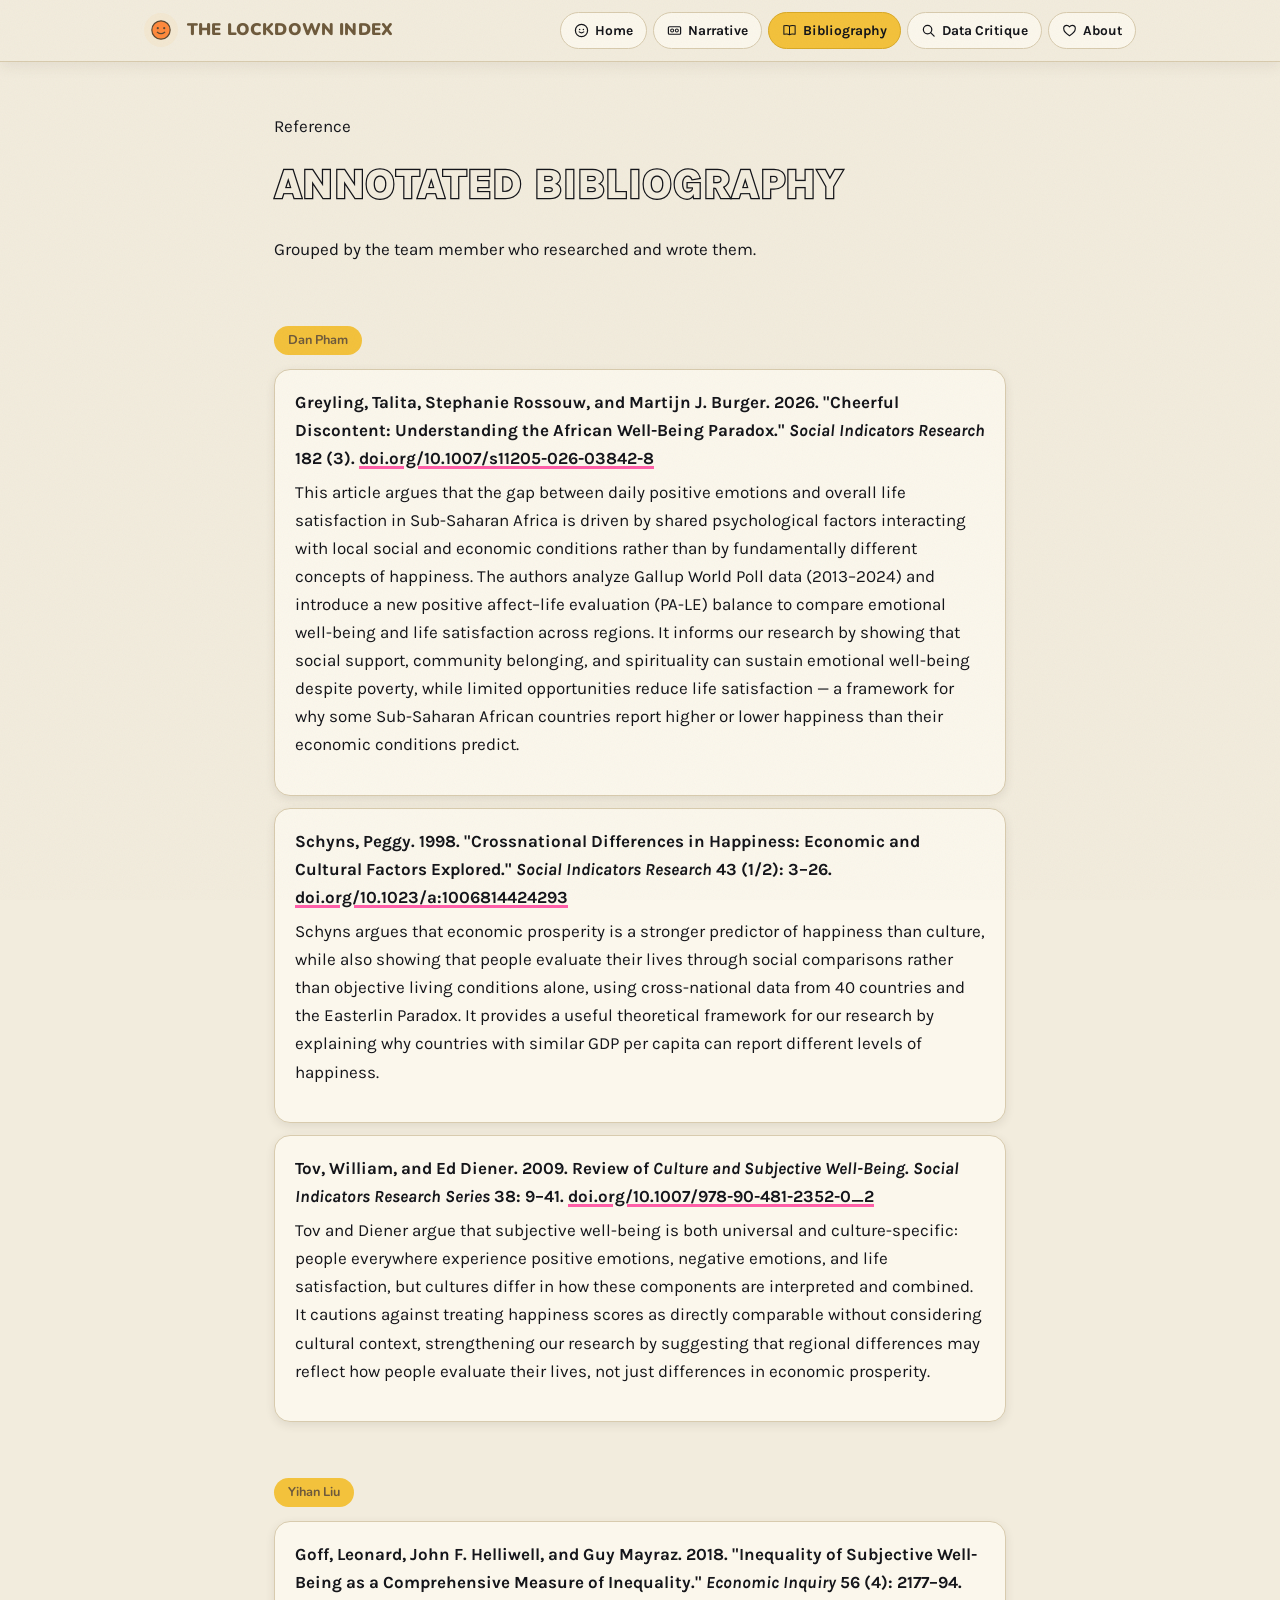
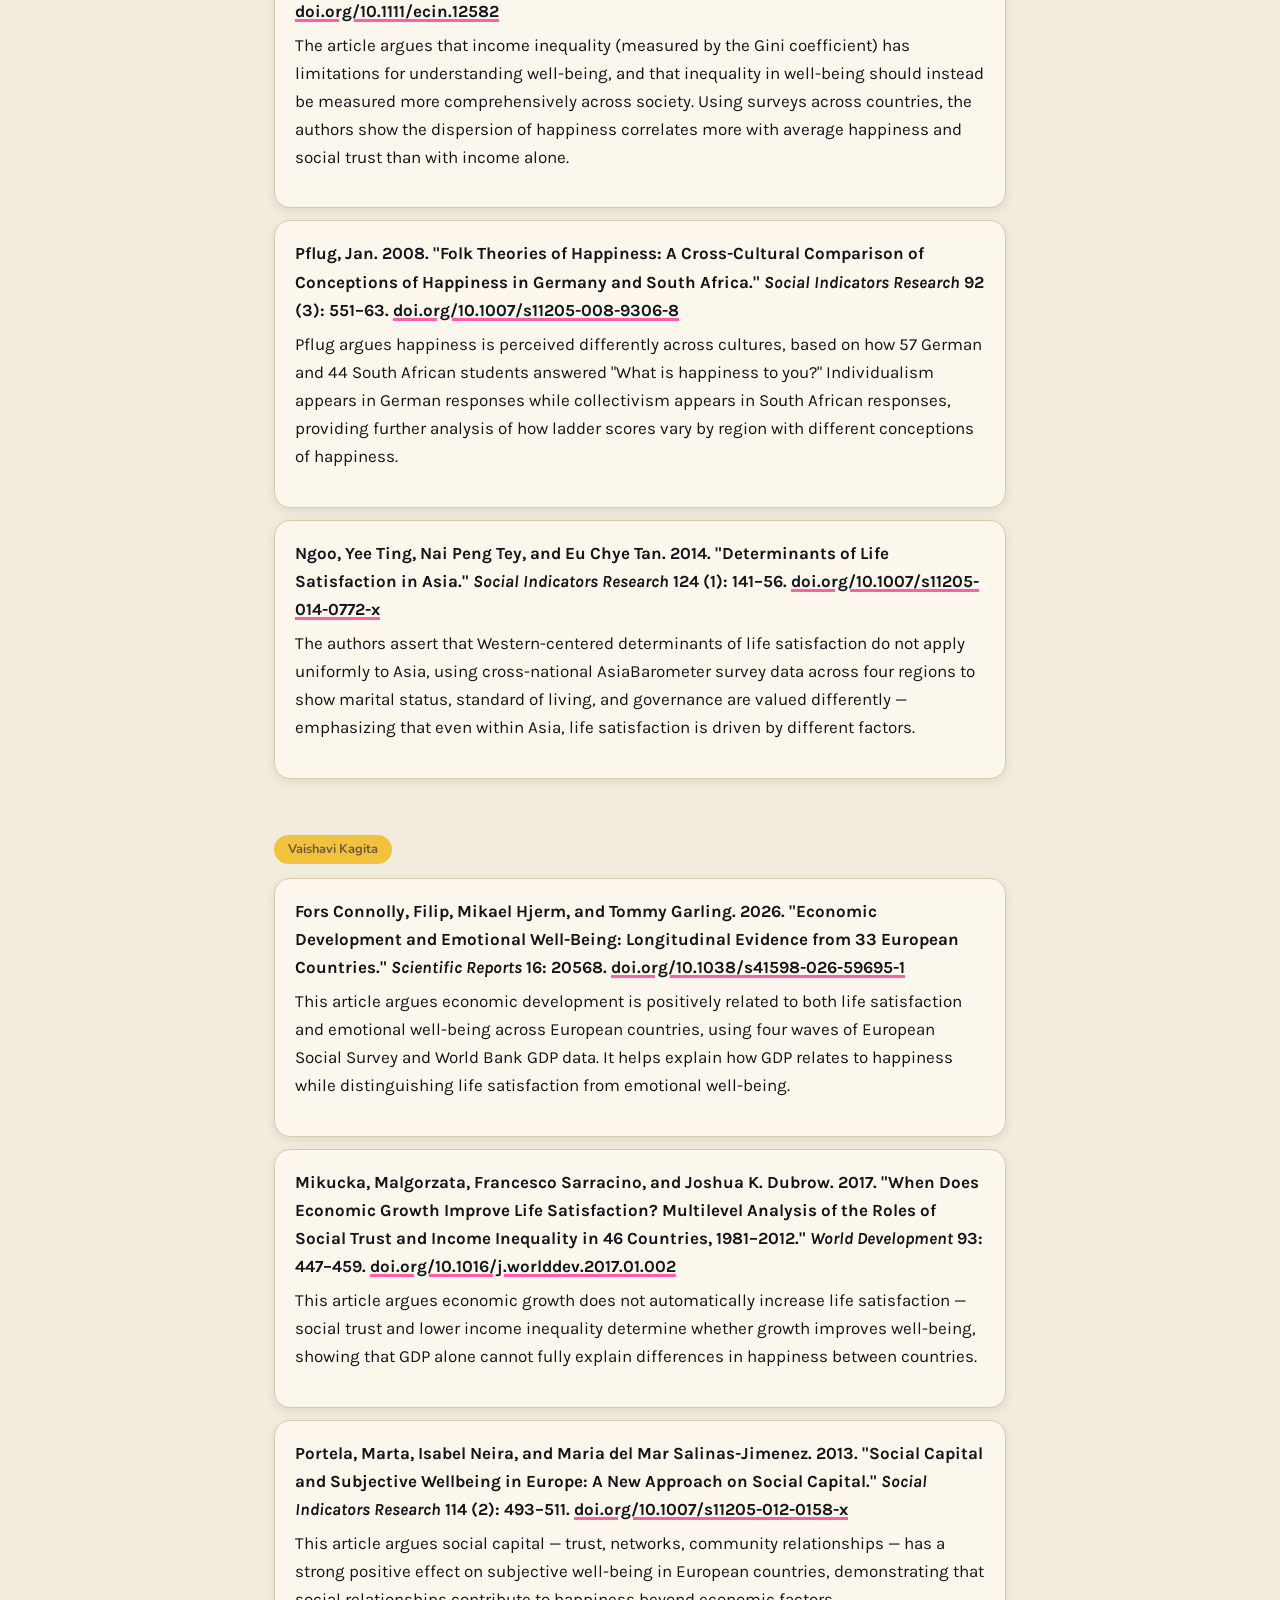
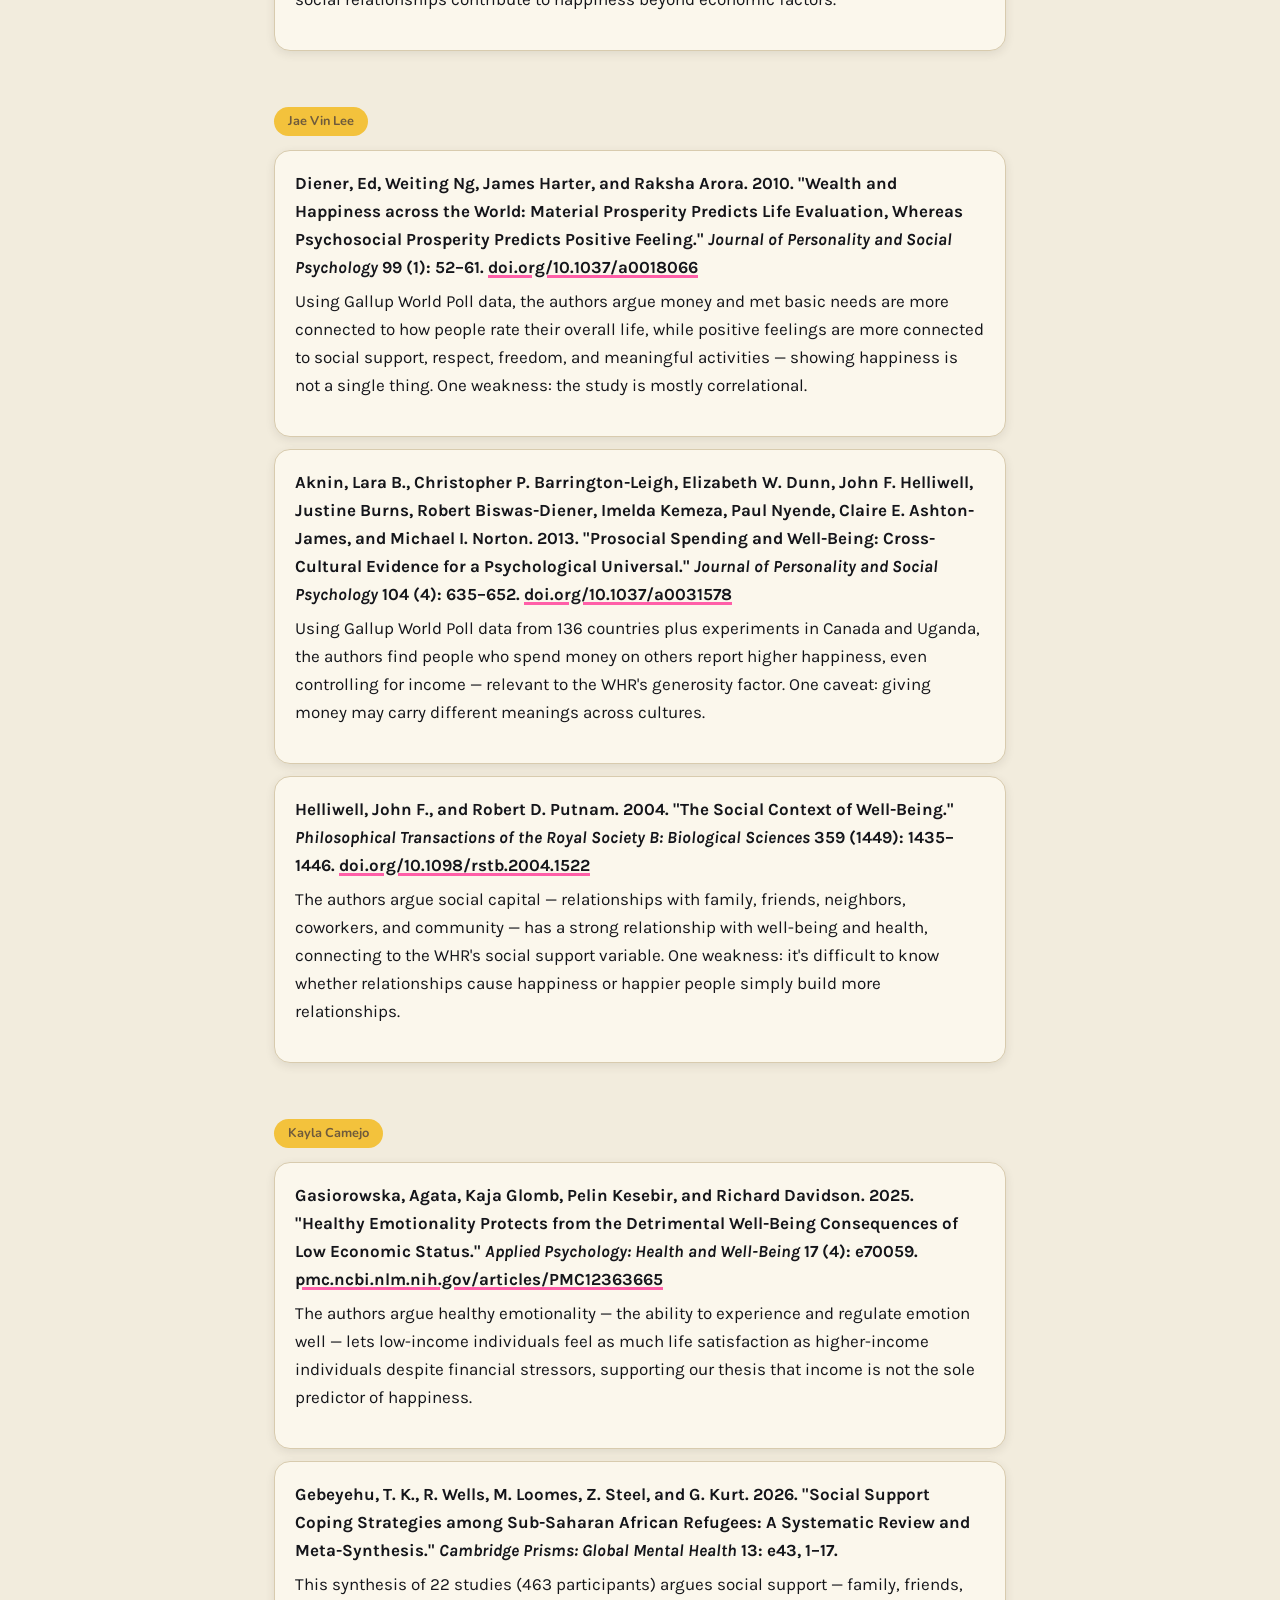
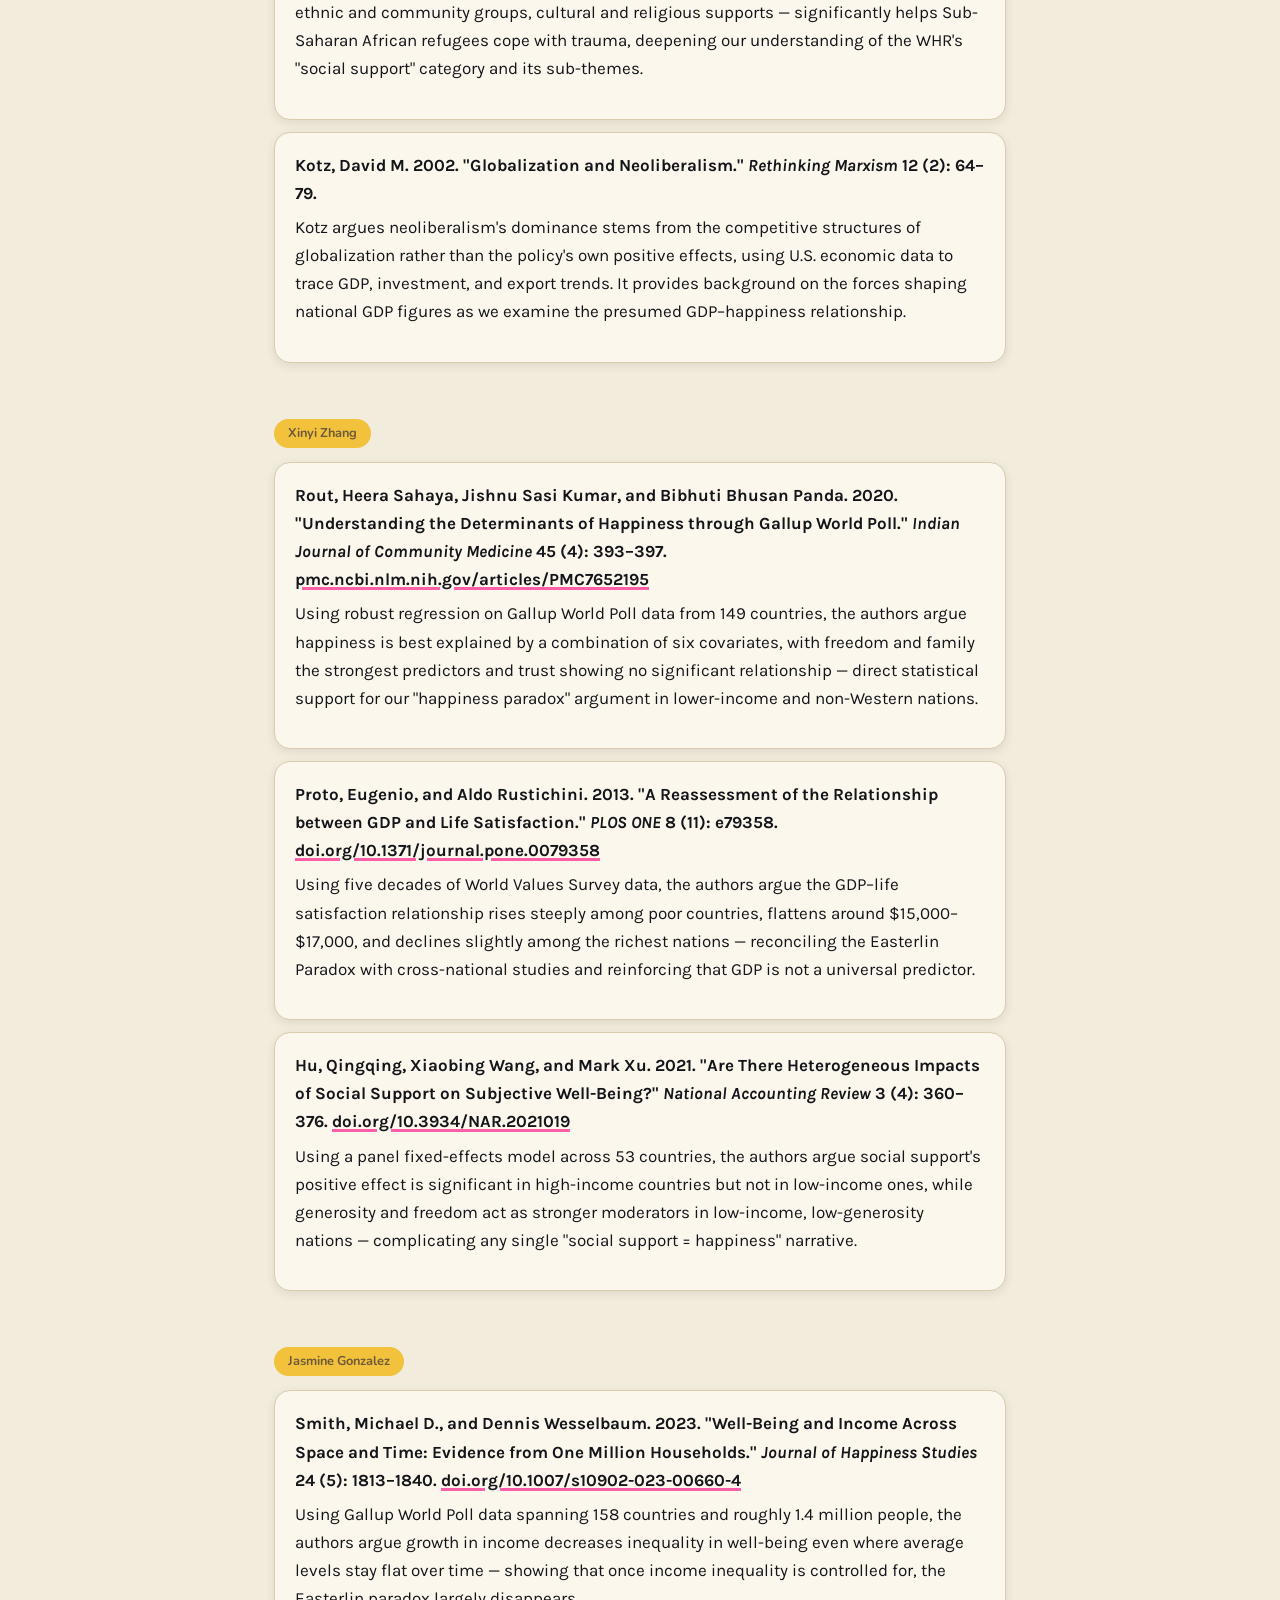
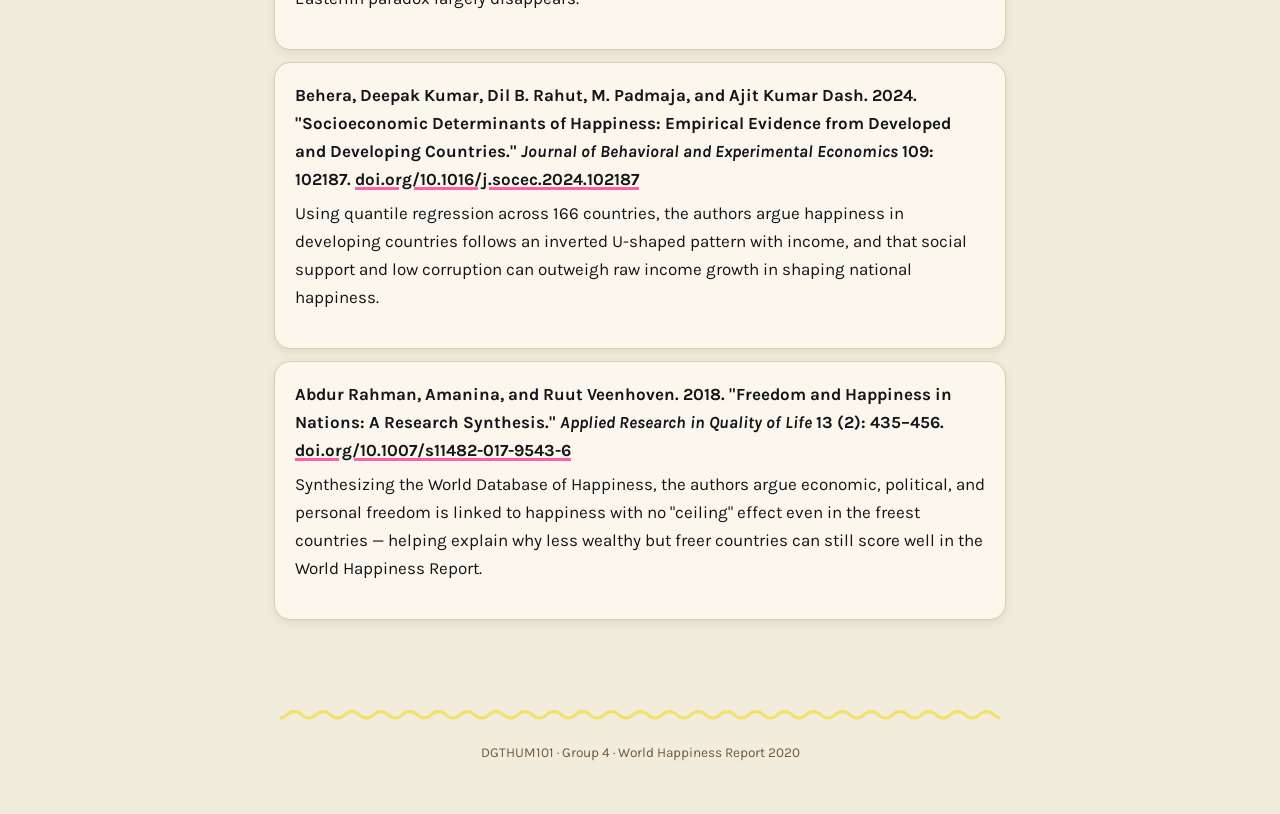
<file: bibliography.html>
<!DOCTYPE html>
<html lang="en">
<head>
<meta charset="UTF-8">
<meta name="viewport" content="width=device-width, initial-scale=1.0">
<title>Annotated Bibliography — The Lockdown Index</title>
<link rel="stylesheet" href="css/style.css">
</head>
<body>
<header class="site-nav">
  <div class="wide">
    <a class="brand" href="index.html">
      <span class="brand-badge"><svg viewBox="0 0 24 24" fill="none"><circle cx="12" cy="12" r="10" fill="#FF8A3D" stroke="#5C4A34" stroke-width="1.3"/><circle cx="8.5" cy="10" r="1.2" fill="#5C4A34"/><circle cx="15.5" cy="10" r="1.2" fill="#5C4A34"/><path d="M8 14.5Q12 17.5 16 14.5" stroke="#5C4A34" stroke-width="1.4" fill="none" stroke-linecap="round"/></svg></span>
      The Lockdown Index
    </a>
    <nav>
      <a href="index.html"><svg class="ico" viewBox="0 0 16 16" fill="none"><circle cx="8" cy="8" r="6.5" stroke="currentColor" stroke-width="1.3"/><circle cx="6" cy="7" r="0.8" fill="currentColor"/><circle cx="10" cy="7" r="0.8" fill="currentColor"/><path d="M5.5 9.5Q8 11.5 10.5 9.5" stroke="currentColor" stroke-width="1.1" fill="none" stroke-linecap="round"/></svg>Home</a>
      <a href="narrative.html"><svg class="ico" viewBox="0 0 16 16" fill="none"><rect x="1.5" y="4" width="13" height="8" rx="1" stroke="currentColor" stroke-width="1.3"/><circle cx="5.5" cy="8" r="1.6" stroke="currentColor" stroke-width="1.1"/><circle cx="10.5" cy="8" r="1.6" stroke="currentColor" stroke-width="1.1"/></svg>Narrative</a>
      <a href="bibliography.html"><svg class="ico" viewBox="0 0 16 16" fill="none"><path d="M8 3.5C6.8 2.6 4.8 2.4 2 3v9c2.8-.6 4.8-.4 6 .5 1.2-.9 3.2-1.1 6-.5V3c-2.8-.6-4.8-.4-6 .5Z" stroke="currentColor" stroke-width="1.1" stroke-linejoin="round"/><path d="M8 3.5v9" stroke="currentColor" stroke-width="1.1"/></svg>Bibliography</a>
      <a href="data-critique.html"><svg class="ico" viewBox="0 0 16 16" fill="none"><circle cx="7" cy="7" r="4.5" stroke="currentColor" stroke-width="1.3"/><path d="M10.3 10.3 14 14" stroke="currentColor" stroke-width="1.3" stroke-linecap="round"/></svg>Data Critique</a>
      <a href="about.html"><svg class="ico" viewBox="0 0 16 16" fill="none"><path d="M8 13.5S1.8 9.9 1.8 5.9C1.8 3.9 3.3 2.5 5.1 2.5c1.1 0 2.1.6 2.9 1.6.8-1 1.8-1.6 2.9-1.6 1.8 0 3.3 1.4 3.3 3.4 0 4-6.2 7.6-6.2 7.6Z" stroke="currentColor" stroke-width="1.2" stroke-linejoin="round"/></svg>About</a>
    </nav>
  </div>
</header>

<section class="wrap reveal" style="padding-top:50px;">
  <span class="eyebrow" style="display:block; margin-bottom:10px;">Reference</span>
  <h1 style="font-size:clamp(1.9rem,4vw,2.6rem)">Annotated Bibliography</h1>
  <p>Grouped by the team member who researched and wrote them.</p>

  <div class="bib-author-heading">Dan Pham</div>

  <div class="bib-entry reveal">
    <p class="bib-cite">Greyling, Talita, Stephanie Rossouw, and Martijn J. Burger. 2026. "Cheerful Discontent: Understanding the African Well-Being Paradox." <em>Social Indicators Research</em> 182 (3). <a href="https://doi.org/10.1007/s11205-026-03842-8" target="_blank" rel="noopener">doi.org/10.1007/s11205-026-03842-8</a></p>
    <p>This article argues that the gap between daily positive emotions and overall life satisfaction in Sub-Saharan Africa is driven by shared psychological factors interacting with local social and economic conditions rather than by fundamentally different concepts of happiness. The authors analyze Gallup World Poll data (2013–2024) and introduce a new positive affect–life evaluation (PA-LE) balance to compare emotional well-being and life satisfaction across regions. It informs our research by showing that social support, community belonging, and spirituality can sustain emotional well-being despite poverty, while limited opportunities reduce life satisfaction — a framework for why some Sub-Saharan African countries report higher or lower happiness than their economic conditions predict.</p>
  </div>

  <div class="bib-entry reveal">
    <p class="bib-cite">Schyns, Peggy. 1998. "Crossnational Differences in Happiness: Economic and Cultural Factors Explored." <em>Social Indicators Research</em> 43 (1/2): 3–26. <a href="https://doi.org/10.1023/a:1006814424293" target="_blank" rel="noopener">doi.org/10.1023/a:1006814424293</a></p>
    <p>Schyns argues that economic prosperity is a stronger predictor of happiness than culture, while also showing that people evaluate their lives through social comparisons rather than objective living conditions alone, using cross-national data from 40 countries and the Easterlin Paradox. It provides a useful theoretical framework for our research by explaining why countries with similar GDP per capita can report different levels of happiness.</p>
  </div>

  <div class="bib-entry reveal">
    <p class="bib-cite">Tov, William, and Ed Diener. 2009. Review of <em>Culture and Subjective Well-Being</em>. <em>Social Indicators Research Series</em> 38: 9–41. <a href="https://doi.org/10.1007/978-90-481-2352-0_2" target="_blank" rel="noopener">doi.org/10.1007/978-90-481-2352-0_2</a></p>
    <p>Tov and Diener argue that subjective well-being is both universal and culture-specific: people everywhere experience positive emotions, negative emotions, and life satisfaction, but cultures differ in how these components are interpreted and combined. It cautions against treating happiness scores as directly comparable without considering cultural context, strengthening our research by suggesting that regional differences may reflect how people evaluate their lives, not just differences in economic prosperity.</p>
  </div>

  <div class="bib-author-heading">Yihan Liu</div>

  <div class="bib-entry reveal">
    <p class="bib-cite">Goff, Leonard, John F. Helliwell, and Guy Mayraz. 2018. "Inequality of Subjective Well-Being as a Comprehensive Measure of Inequality." <em>Economic Inquiry</em> 56 (4): 2177–94. <a href="https://doi.org/10.1111/ecin.12582" target="_blank" rel="noopener">doi.org/10.1111/ecin.12582</a></p>
    <p>The article argues that income inequality (measured by the Gini coefficient) has limitations for understanding well-being, and that inequality in well-being should instead be measured more comprehensively across society. Using surveys across countries, the authors show the dispersion of happiness correlates more with average happiness and social trust than with income alone.</p>
  </div>

  <div class="bib-entry reveal">
    <p class="bib-cite">Pflug, Jan. 2008. "Folk Theories of Happiness: A Cross-Cultural Comparison of Conceptions of Happiness in Germany and South Africa." <em>Social Indicators Research</em> 92 (3): 551–63. <a href="https://doi.org/10.1007/s11205-008-9306-8" target="_blank" rel="noopener">doi.org/10.1007/s11205-008-9306-8</a></p>
    <p>Pflug argues happiness is perceived differently across cultures, based on how 57 German and 44 South African students answered "What is happiness to you?" Individualism appears in German responses while collectivism appears in South African responses, providing further analysis of how ladder scores vary by region with different conceptions of happiness.</p>
  </div>

  <div class="bib-entry reveal">
    <p class="bib-cite">Ngoo, Yee Ting, Nai Peng Tey, and Eu Chye Tan. 2014. "Determinants of Life Satisfaction in Asia." <em>Social Indicators Research</em> 124 (1): 141–56. <a href="https://doi.org/10.1007/s11205-014-0772-x" target="_blank" rel="noopener">doi.org/10.1007/s11205-014-0772-x</a></p>
    <p>The authors assert that Western-centered determinants of life satisfaction do not apply uniformly to Asia, using cross-national AsiaBarometer survey data across four regions to show marital status, standard of living, and governance are valued differently — emphasizing that even within Asia, life satisfaction is driven by different factors.</p>
  </div>

  <div class="bib-author-heading">Vaishavi Kagita</div>

  <div class="bib-entry reveal">
    <p class="bib-cite">Fors Connolly, Filip, Mikael Hjerm, and Tommy Garling. 2026. "Economic Development and Emotional Well-Being: Longitudinal Evidence from 33 European Countries." <em>Scientific Reports</em> 16: 20568. <a href="https://doi.org/10.1038/s41598-026-59695-1" target="_blank" rel="noopener">doi.org/10.1038/s41598-026-59695-1</a></p>
    <p>This article argues economic development is positively related to both life satisfaction and emotional well-being across European countries, using four waves of European Social Survey and World Bank GDP data. It helps explain how GDP relates to happiness while distinguishing life satisfaction from emotional well-being.</p>
  </div>

  <div class="bib-entry reveal">
    <p class="bib-cite">Mikucka, Malgorzata, Francesco Sarracino, and Joshua K. Dubrow. 2017. "When Does Economic Growth Improve Life Satisfaction? Multilevel Analysis of the Roles of Social Trust and Income Inequality in 46 Countries, 1981–2012." <em>World Development</em> 93: 447–459. <a href="https://doi.org/10.1016/j.worlddev.2017.01.002" target="_blank" rel="noopener">doi.org/10.1016/j.worlddev.2017.01.002</a></p>
    <p>This article argues economic growth does not automatically increase life satisfaction — social trust and lower income inequality determine whether growth improves well-being, showing that GDP alone cannot fully explain differences in happiness between countries.</p>
  </div>

  <div class="bib-entry reveal">
    <p class="bib-cite">Portela, Marta, Isabel Neira, and Maria del Mar Salinas-Jimenez. 2013. "Social Capital and Subjective Wellbeing in Europe: A New Approach on Social Capital." <em>Social Indicators Research</em> 114 (2): 493–511. <a href="https://doi.org/10.1007/s11205-012-0158-x" target="_blank" rel="noopener">doi.org/10.1007/s11205-012-0158-x</a></p>
    <p>This article argues social capital — trust, networks, community relationships — has a strong positive effect on subjective well-being in European countries, demonstrating that social relationships contribute to happiness beyond economic factors.</p>
  </div>

  <div class="bib-author-heading">Jae Vin Lee</div>

  <div class="bib-entry reveal">
    <p class="bib-cite">Diener, Ed, Weiting Ng, James Harter, and Raksha Arora. 2010. "Wealth and Happiness across the World: Material Prosperity Predicts Life Evaluation, Whereas Psychosocial Prosperity Predicts Positive Feeling." <em>Journal of Personality and Social Psychology</em> 99 (1): 52–61. <a href="https://doi.org/10.1037/a0018066" target="_blank" rel="noopener">doi.org/10.1037/a0018066</a></p>
    <p>Using Gallup World Poll data, the authors argue money and met basic needs are more connected to how people rate their overall life, while positive feelings are more connected to social support, respect, freedom, and meaningful activities — showing happiness is not a single thing. One weakness: the study is mostly correlational.</p>
  </div>

  <div class="bib-entry reveal">
    <p class="bib-cite">Aknin, Lara B., Christopher P. Barrington-Leigh, Elizabeth W. Dunn, John F. Helliwell, Justine Burns, Robert Biswas-Diener, Imelda Kemeza, Paul Nyende, Claire E. Ashton-James, and Michael I. Norton. 2013. "Prosocial Spending and Well-Being: Cross-Cultural Evidence for a Psychological Universal." <em>Journal of Personality and Social Psychology</em> 104 (4): 635–652. <a href="https://doi.org/10.1037/a0031578" target="_blank" rel="noopener">doi.org/10.1037/a0031578</a></p>
    <p>Using Gallup World Poll data from 136 countries plus experiments in Canada and Uganda, the authors find people who spend money on others report higher happiness, even controlling for income — relevant to the WHR's generosity factor. One caveat: giving money may carry different meanings across cultures.</p>
  </div>

  <div class="bib-entry reveal">
    <p class="bib-cite">Helliwell, John F., and Robert D. Putnam. 2004. "The Social Context of Well-Being." <em>Philosophical Transactions of the Royal Society B: Biological Sciences</em> 359 (1449): 1435–1446. <a href="https://doi.org/10.1098/rstb.2004.1522" target="_blank" rel="noopener">doi.org/10.1098/rstb.2004.1522</a></p>
    <p>The authors argue social capital — relationships with family, friends, neighbors, coworkers, and community — has a strong relationship with well-being and health, connecting to the WHR's social support variable. One weakness: it's difficult to know whether relationships cause happiness or happier people simply build more relationships.</p>
  </div>

  <div class="bib-author-heading">Kayla Camejo</div>

  <div class="bib-entry reveal">
    <p class="bib-cite">Gasiorowska, Agata, Kaja Glomb, Pelin Kesebir, and Richard Davidson. 2025. "Healthy Emotionality Protects from the Detrimental Well-Being Consequences of Low Economic Status." <em>Applied Psychology: Health and Well-Being</em> 17 (4): e70059. <a href="https://pmc.ncbi.nlm.nih.gov/articles/PMC12363665/" target="_blank" rel="noopener">pmc.ncbi.nlm.nih.gov/articles/PMC12363665</a></p>
    <p>The authors argue healthy emotionality — the ability to experience and regulate emotion well — lets low-income individuals feel as much life satisfaction as higher-income individuals despite financial stressors, supporting our thesis that income is not the sole predictor of happiness.</p>
  </div>

  <div class="bib-entry reveal">
    <p class="bib-cite">Gebeyehu, T. K., R. Wells, M. Loomes, Z. Steel, and G. Kurt. 2026. "Social Support Coping Strategies among Sub-Saharan African Refugees: A Systematic Review and Meta-Synthesis." <em>Cambridge Prisms: Global Mental Health</em> 13: e43, 1–17.</p>
    <p>This synthesis of 22 studies (463 participants) argues social support — family, friends, ethnic and community groups, cultural and religious supports — significantly helps Sub-Saharan African refugees cope with trauma, deepening our understanding of the WHR's "social support" category and its sub-themes.</p>
  </div>

  <div class="bib-entry reveal">
    <p class="bib-cite">Kotz, David M. 2002. "Globalization and Neoliberalism." <em>Rethinking Marxism</em> 12 (2): 64–79.</p>
    <p>Kotz argues neoliberalism's dominance stems from the competitive structures of globalization rather than the policy's own positive effects, using U.S. economic data to trace GDP, investment, and export trends. It provides background on the forces shaping national GDP figures as we examine the presumed GDP–happiness relationship.</p>
  </div>

  <div class="bib-author-heading">Xinyi Zhang</div>

  <div class="bib-entry reveal">
    <p class="bib-cite">Rout, Heera Sahaya, Jishnu Sasi Kumar, and Bibhuti Bhusan Panda. 2020. "Understanding the Determinants of Happiness through Gallup World Poll." <em>Indian Journal of Community Medicine</em> 45 (4): 393–397. <a href="https://pmc.ncbi.nlm.nih.gov/articles/PMC7652195/" target="_blank" rel="noopener">pmc.ncbi.nlm.nih.gov/articles/PMC7652195</a></p>
    <p>Using robust regression on Gallup World Poll data from 149 countries, the authors argue happiness is best explained by a combination of six covariates, with freedom and family the strongest predictors and trust showing no significant relationship — direct statistical support for our "happiness paradox" argument in lower-income and non-Western nations.</p>
  </div>

  <div class="bib-entry reveal">
    <p class="bib-cite">Proto, Eugenio, and Aldo Rustichini. 2013. "A Reassessment of the Relationship between GDP and Life Satisfaction." <em>PLOS ONE</em> 8 (11): e79358. <a href="https://doi.org/10.1371/journal.pone.0079358" target="_blank" rel="noopener">doi.org/10.1371/journal.pone.0079358</a></p>
    <p>Using five decades of World Values Survey data, the authors argue the GDP–life satisfaction relationship rises steeply among poor countries, flattens around $15,000–$17,000, and declines slightly among the richest nations — reconciling the Easterlin Paradox with cross-national studies and reinforcing that GDP is not a universal predictor.</p>
  </div>

  <div class="bib-entry reveal">
    <p class="bib-cite">Hu, Qingqing, Xiaobing Wang, and Mark Xu. 2021. "Are There Heterogeneous Impacts of Social Support on Subjective Well-Being?" <em>National Accounting Review</em> 3 (4): 360–376. <a href="https://doi.org/10.3934/NAR.2021019" target="_blank" rel="noopener">doi.org/10.3934/NAR.2021019</a></p>
    <p>Using a panel fixed-effects model across 53 countries, the authors argue social support's positive effect is significant in high-income countries but not in low-income ones, while generosity and freedom act as stronger moderators in low-income, low-generosity nations — complicating any single "social support = happiness" narrative.</p>
  </div>

  <div class="bib-author-heading">Jasmine Gonzalez</div>

  <div class="bib-entry reveal">
    <p class="bib-cite">Smith, Michael D., and Dennis Wesselbaum. 2023. "Well-Being and Income Across Space and Time: Evidence from One Million Households." <em>Journal of Happiness Studies</em> 24 (5): 1813–1840. <a href="https://doi.org/10.1007/s10902-023-00660-4" target="_blank" rel="noopener">doi.org/10.1007/s10902-023-00660-4</a></p>
    <p>Using Gallup World Poll data spanning 158 countries and roughly 1.4 million people, the authors argue growth in income decreases inequality in well-being even where average levels stay flat over time — showing that once income inequality is controlled for, the Easterlin paradox largely disappears.</p>
  </div>

  <div class="bib-entry reveal">
    <p class="bib-cite">Behera, Deepak Kumar, Dil B. Rahut, M. Padmaja, and Ajit Kumar Dash. 2024. "Socioeconomic Determinants of Happiness: Empirical Evidence from Developed and Developing Countries." <em>Journal of Behavioral and Experimental Economics</em> 109: 102187. <a href="https://doi.org/10.1016/j.socec.2024.102187" target="_blank" rel="noopener">doi.org/10.1016/j.socec.2024.102187</a></p>
    <p>Using quantile regression across 166 countries, the authors argue happiness in developing countries follows an inverted U-shaped pattern with income, and that social support and low corruption can outweigh raw income growth in shaping national happiness.</p>
  </div>

  <div class="bib-entry reveal">
    <p class="bib-cite">Abdur Rahman, Amanina, and Ruut Veenhoven. 2018. "Freedom and Happiness in Nations: A Research Synthesis." <em>Applied Research in Quality of Life</em> 13 (2): 435–456. <a href="https://doi.org/10.1007/s11482-017-9543-6" target="_blank" rel="noopener">doi.org/10.1007/s11482-017-9543-6</a></p>
    <p>Synthesizing the World Database of Happiness, the authors argue economic, political, and personal freedom is linked to happiness with no "ceiling" effect even in the freest countries — helping explain why less wealthy but freer countries can still score well in the World Happiness Report.</p>
  </div>

</section>

<footer>
  <div class="wrap">DGTHUM101 · Group 4 · World Happiness Report 2020</div>
</footer>

<script src="js/main.js"></script>
</body>
</html>
</file>
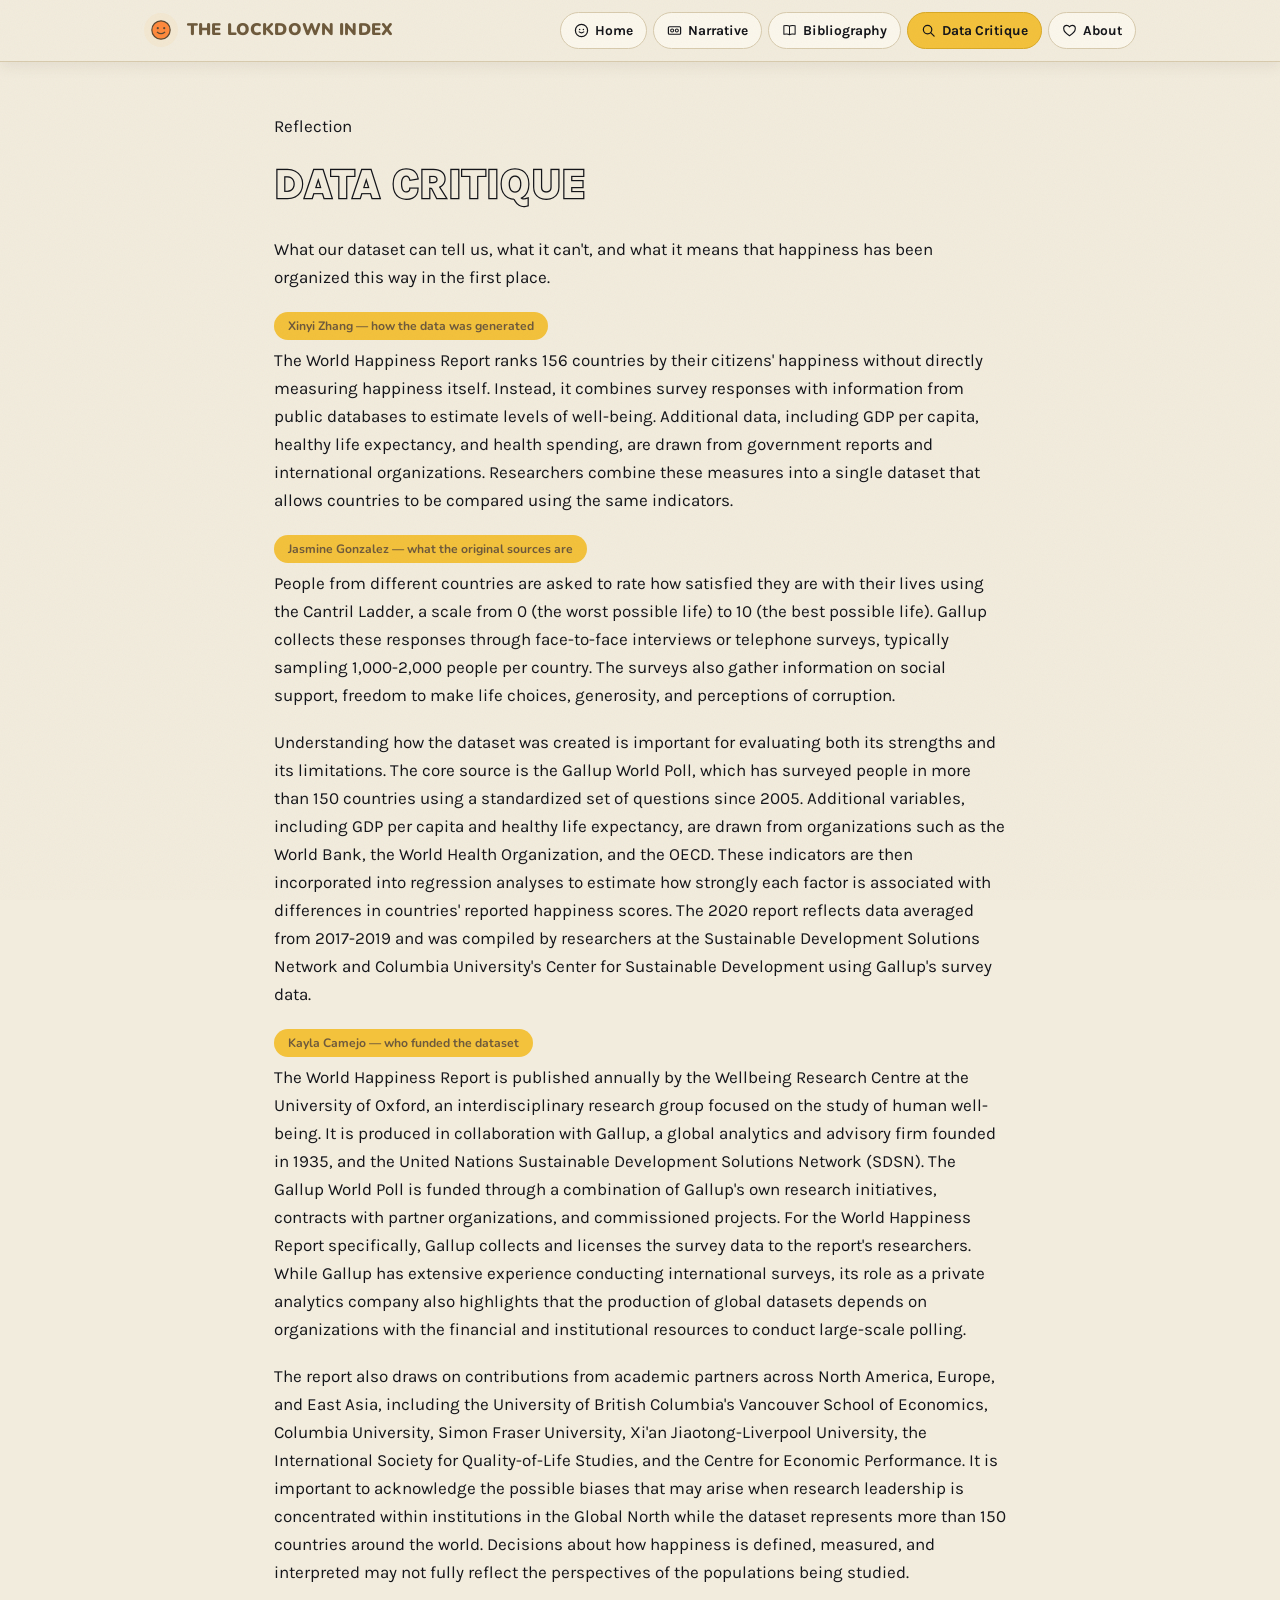
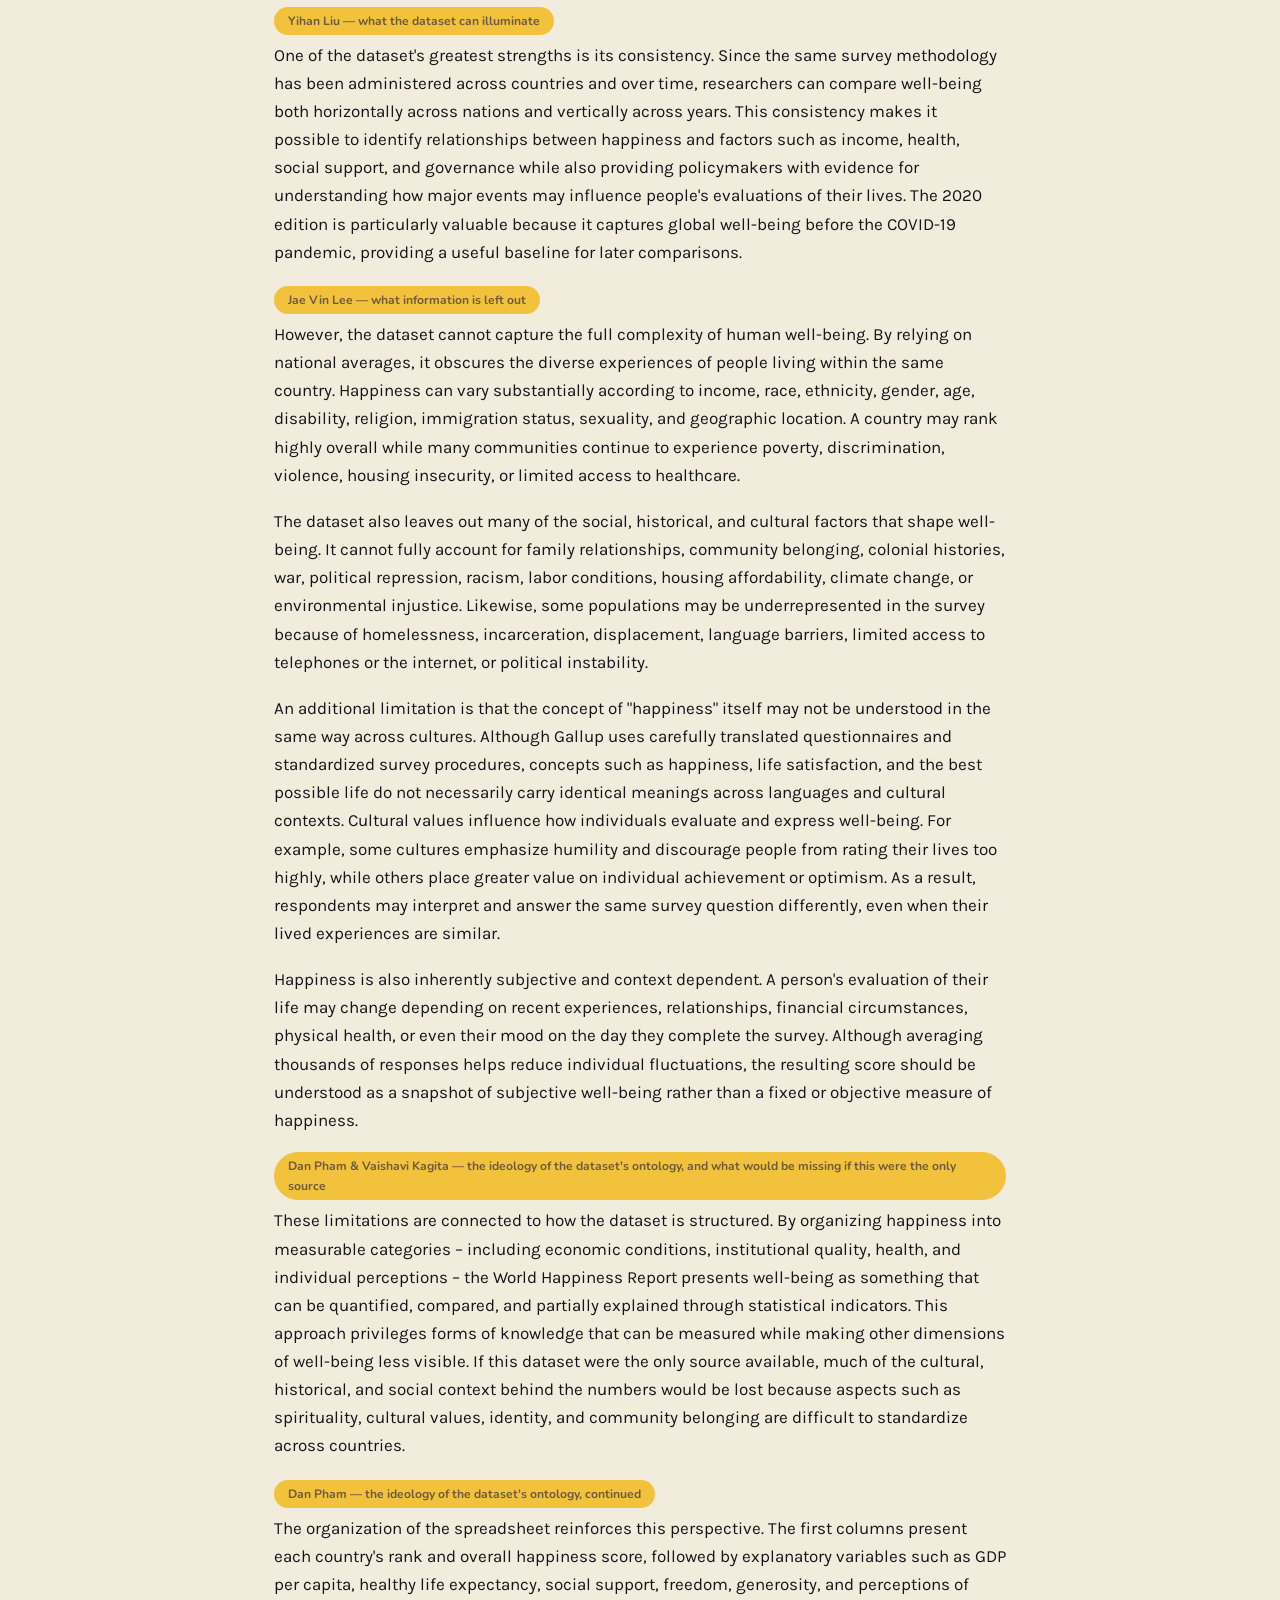
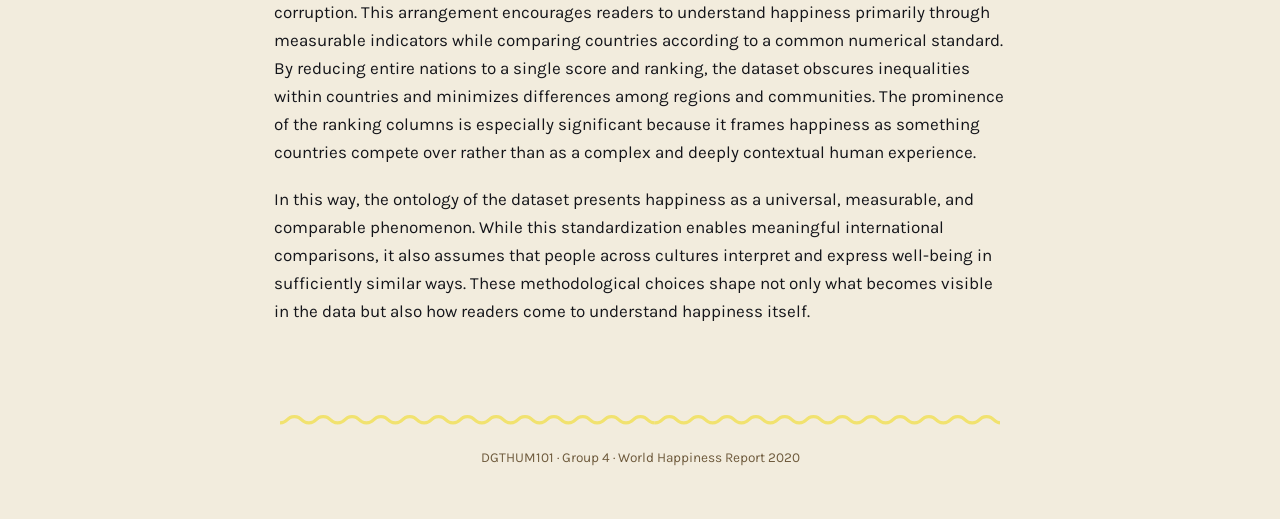
<file: data-critique.html>
<!DOCTYPE html>
<html lang="en">
<head>
<meta charset="UTF-8">
<meta name="viewport" content="width=device-width, initial-scale=1.0">
<title>Data Critique — The Lockdown Index</title>
<link rel="stylesheet" href="css/style.css">
</head>
<body>
<header class="site-nav">
  <div class="wide">
    <a class="brand" href="index.html">
      <span class="brand-badge"><svg viewBox="0 0 24 24" fill="none"><circle cx="12" cy="12" r="10" fill="#FF8A3D" stroke="#5C4A34" stroke-width="1.3"/><circle cx="8.5" cy="10" r="1.2" fill="#5C4A34"/><circle cx="15.5" cy="10" r="1.2" fill="#5C4A34"/><path d="M8 14.5Q12 17.5 16 14.5" stroke="#5C4A34" stroke-width="1.4" fill="none" stroke-linecap="round"/></svg></span>
      The Lockdown Index
    </a>
    <nav>
      <a href="index.html"><svg class="ico" viewBox="0 0 16 16" fill="none"><circle cx="8" cy="8" r="6.5" stroke="currentColor" stroke-width="1.3"/><circle cx="6" cy="7" r="0.8" fill="currentColor"/><circle cx="10" cy="7" r="0.8" fill="currentColor"/><path d="M5.5 9.5Q8 11.5 10.5 9.5" stroke="currentColor" stroke-width="1.1" fill="none" stroke-linecap="round"/></svg>Home</a>
      <a href="narrative.html"><svg class="ico" viewBox="0 0 16 16" fill="none"><rect x="1.5" y="4" width="13" height="8" rx="1" stroke="currentColor" stroke-width="1.3"/><circle cx="5.5" cy="8" r="1.6" stroke="currentColor" stroke-width="1.1"/><circle cx="10.5" cy="8" r="1.6" stroke="currentColor" stroke-width="1.1"/></svg>Narrative</a>
      <a href="bibliography.html"><svg class="ico" viewBox="0 0 16 16" fill="none"><path d="M8 3.5C6.8 2.6 4.8 2.4 2 3v9c2.8-.6 4.8-.4 6 .5 1.2-.9 3.2-1.1 6-.5V3c-2.8-.6-4.8-.4-6 .5Z" stroke="currentColor" stroke-width="1.1" stroke-linejoin="round"/><path d="M8 3.5v9" stroke="currentColor" stroke-width="1.1"/></svg>Bibliography</a>
      <a href="data-critique.html"><svg class="ico" viewBox="0 0 16 16" fill="none"><circle cx="7" cy="7" r="4.5" stroke="currentColor" stroke-width="1.3"/><path d="M10.3 10.3 14 14" stroke="currentColor" stroke-width="1.3" stroke-linecap="round"/></svg>Data Critique</a>
      <a href="about.html"><svg class="ico" viewBox="0 0 16 16" fill="none"><path d="M8 13.5S1.8 9.9 1.8 5.9C1.8 3.9 3.3 2.5 5.1 2.5c1.1 0 2.1.6 2.9 1.6.8-1 1.8-1.6 2.9-1.6 1.8 0 3.3 1.4 3.3 3.4 0 4-6.2 7.6-6.2 7.6Z" stroke="currentColor" stroke-width="1.2" stroke-linejoin="round"/></svg>About</a>
    </nav>
  </div>
</header>

<section class="wrap reveal" style="padding-top:50px;">
  <span class="eyebrow" style="display:block; margin-bottom:10px;">Reflection</span>
  <h1 style="font-size:clamp(1.9rem,4vw,2.6rem)">Data Critique</h1>
  <p>What our dataset can tell us, what it can't, and what it means that happiness has been organized this way in the first place.</p>

    <div class="reveal">
<p class="critique-author">Xinyi Zhang — how the data was generated</p>
  <p>The World Happiness Report ranks 156 countries by their citizens' happiness without directly measuring happiness itself. Instead, it combines survey responses with information from public databases to estimate levels of well-being. Additional data, including GDP per capita, healthy life expectancy, and health spending, are drawn from government reports and international organizations. Researchers combine these measures into a single dataset that allows countries to be compared using the same indicators.</p>
  </div>


    <div class="reveal">
<p class="critique-author">Jasmine Gonzalez — what the original sources are</p>
  <p>People from different countries are asked to rate how satisfied they are with their lives using the Cantril Ladder, a scale from 0 (the worst possible life) to 10 (the best possible life). Gallup collects these responses through face-to-face interviews or telephone surveys, typically sampling 1,000-2,000 people per country. The surveys also gather information on social support, freedom to make life choices, generosity, and perceptions of corruption.</p>
  <p>Understanding how the dataset was created is important for evaluating both its strengths and its limitations. The core source is the Gallup World Poll, which has surveyed people in more than 150 countries using a standardized set of questions since 2005. Additional variables, including GDP per capita and healthy life expectancy, are drawn from organizations such as the World Bank, the World Health Organization, and the OECD. These indicators are then incorporated into regression analyses to estimate how strongly each factor is associated with differences in countries' reported happiness scores. The 2020 report reflects data averaged from 2017-2019 and was compiled by researchers at the Sustainable Development Solutions Network and Columbia University's Center for Sustainable Development using Gallup's survey data.</p>
  </div>


    <div class="reveal">
<p class="critique-author">Kayla Camejo — who funded the dataset</p>
  <p>The World Happiness Report is published annually by the Wellbeing Research Centre at the University of Oxford, an interdisciplinary research group focused on the study of human well-being. It is produced in collaboration with Gallup, a global analytics and advisory firm founded in 1935, and the United Nations Sustainable Development Solutions Network (SDSN). The Gallup World Poll is funded through a combination of Gallup's own research initiatives, contracts with partner organizations, and commissioned projects. For the World Happiness Report specifically, Gallup collects and licenses the survey data to the report's researchers. While Gallup has extensive experience conducting international surveys, its role as a private analytics company also highlights that the production of global datasets depends on organizations with the financial and institutional resources to conduct large-scale polling.</p>
  <p>The report also draws on contributions from academic partners across North America, Europe, and East Asia, including the University of British Columbia's Vancouver School of Economics, Columbia University, Simon Fraser University, Xi'an Jiaotong-Liverpool University, the International Society for Quality-of-Life Studies, and the Centre for Economic Performance. It is important to acknowledge the possible biases that may arise when research leadership is concentrated within institutions in the Global North while the dataset represents more than 150 countries around the world. Decisions about how happiness is defined, measured, and interpreted may not fully reflect the perspectives of the populations being studied.</p>
  </div>


    <div class="reveal">
<p class="critique-author">Yihan Liu — what the dataset can illuminate</p>
  <p>One of the dataset's greatest strengths is its consistency. Since the same survey methodology has been administered across countries and over time, researchers can compare well-being both horizontally across nations and vertically across years. This consistency makes it possible to identify relationships between happiness and factors such as income, health, social support, and governance while also providing policymakers with evidence for understanding how major events may influence people's evaluations of their lives. The 2020 edition is particularly valuable because it captures global well-being before the COVID-19 pandemic, providing a useful baseline for later comparisons.</p>
  </div>


    <div class="reveal">
<p class="critique-author">Jae Vin Lee — what information is left out</p>
  <p>However, the dataset cannot capture the full complexity of human well-being. By relying on national averages, it obscures the diverse experiences of people living within the same country. Happiness can vary substantially according to income, race, ethnicity, gender, age, disability, religion, immigration status, sexuality, and geographic location. A country may rank highly overall while many communities continue to experience poverty, discrimination, violence, housing insecurity, or limited access to healthcare.</p>
  <p>The dataset also leaves out many of the social, historical, and cultural factors that shape well-being. It cannot fully account for family relationships, community belonging, colonial histories, war, political repression, racism, labor conditions, housing affordability, climate change, or environmental injustice. Likewise, some populations may be underrepresented in the survey because of homelessness, incarceration, displacement, language barriers, limited access to telephones or the internet, or political instability.</p>
  <p>An additional limitation is that the concept of "happiness" itself may not be understood in the same way across cultures. Although Gallup uses carefully translated questionnaires and standardized survey procedures, concepts such as happiness, life satisfaction, and the best possible life do not necessarily carry identical meanings across languages and cultural contexts. Cultural values influence how individuals evaluate and express well-being. For example, some cultures emphasize humility and discourage people from rating their lives too highly, while others place greater value on individual achievement or optimism. As a result, respondents may interpret and answer the same survey question differently, even when their lived experiences are similar.</p>
  <p>Happiness is also inherently subjective and context dependent. A person's evaluation of their life may change depending on recent experiences, relationships, financial circumstances, physical health, or even their mood on the day they complete the survey. Although averaging thousands of responses helps reduce individual fluctuations, the resulting score should be understood as a snapshot of subjective well-being rather than a fixed or objective measure of happiness.</p>
  </div>


    <div class="reveal">
<p class="critique-author">Dan Pham &amp; Vaishavi Kagita — the ideology of the dataset's ontology, and what would be missing if this were the only source</p>
  <p>These limitations are connected to how the dataset is structured. By organizing happiness into measurable categories – including economic conditions, institutional quality, health, and individual perceptions – the World Happiness Report presents well-being as something that can be quantified, compared, and partially explained through statistical indicators. This approach privileges forms of knowledge that can be measured while making other dimensions of well-being less visible. If this dataset were the only source available, much of the cultural, historical, and social context behind the numbers would be lost because aspects such as spirituality, cultural values, identity, and community belonging are difficult to standardize across countries.</p>
  </div>


    <div class="reveal">
<p class="critique-author">Dan Pham — the ideology of the dataset's ontology, continued</p>
  <p>The organization of the spreadsheet reinforces this perspective. The first columns present each country's rank and overall happiness score, followed by explanatory variables such as GDP per capita, healthy life expectancy, social support, freedom, generosity, and perceptions of corruption. This arrangement encourages readers to understand happiness primarily through measurable indicators while comparing countries according to a common numerical standard. By reducing entire nations to a single score and ranking, the dataset obscures inequalities within countries and minimizes differences among regions and communities. The prominence of the ranking columns is especially significant because it frames happiness as something countries compete over rather than as a complex and deeply contextual human experience.</p>
  <p>In this way, the ontology of the dataset presents happiness as a universal, measurable, and comparable phenomenon. While this standardization enables meaningful international comparisons, it also assumes that people across cultures interpret and express well-being in sufficiently similar ways. These methodological choices shape not only what becomes visible in the data but also how readers come to understand happiness itself.</p>
  </div>


</section>

<footer>
  <div class="wrap">DGTHUM101 · Group 4 · World Happiness Report 2020</div>
</footer>

<script src="js/main.js"></script>
</body>
</html>
</file>
<file: css/style.css>
/* ============================================================
   THE LOCKDOWN INDEX — style system
   2019–2020, disposable-camera flash, scrapbook-collage aesthetic
   built around the World Happiness Report's ladder score.
   ============================================================ */

@import url('https://fonts.googleapis.com/css2?family=Karla:wght@400;500;600;700;800&family=IBM+Plex+Mono:wght@500&family=Nunito:wght@500;700;900&display=swap');

:root {
  --paper:   #F2ECDD; /* disposable-camera flash white balance */
  --ink:     #14151A; /* near-black */
  --pink:    #FF5FA8; /* Cuco logo / heart stickers */
  --sunset:  #FF8A3D; /* sunset gradient */
  --frog:    #7ED957; /* sunglasses-frog green */
  --flash:   #3FB8C9; /* disposable flash teal / mask blue */
  --line:    rgba(20,21,26,0.15);
  --max-w: 780px;

  /* secondary "island" palette — warm/soft, used for AC-flavored touches
     (nav, RQ tags, the homepage's lower sections) layered on top of the
     main scrapbook palette above, not replacing it */
  --ac-bg:      #FBF7EC;
  --ac-bg2:     #F3E8D2;
  --ac-border:  #D8CBAE;
  --ac-text:    #6E5A3C;
  --ac-text2:   #9F927D;
  --ac-gold:    #F3C23C;
  --ac-teal:    #3FB8C9; /* same hue as --flash, keeps the two palettes related */
  --ac-radius:  22px;
  --ac-shadow:  0 3px 10px rgba(61,52,40,0.1);
  --ac-shadow-lg: 0 10px 26px rgba(61,52,40,0.14);
}

* { box-sizing: border-box; }
html { scroll-behavior: smooth; }

/* ---------- grain / slight JPEG-compression texture, over everything ---------- */
body::after {
  content: "";
  position: fixed;
  inset: 0;
  z-index: 999;
  pointer-events: none;
  opacity: 0.05;
  mix-blend-mode: multiply;
  background-image: url("data:image/svg+xml;utf8,<svg xmlns='http://www.w3.org/2000/svg' width='120' height='120'><filter id='n'><feTurbulence type='fractalNoise' baseFrequency='0.85' numOctaves='2' stitchTiles='stitch'/></filter><rect width='100%25' height='100%25' filter='url(%23n)'/></svg>");
}

body {
  margin: 0;
  background: var(--paper);
  color: var(--ink);
  font-family: 'Karla', sans-serif;
  font-size: 17px;
  line-height: 1.65;
  overflow-x: hidden;
}

h1, .display {
  font-family: 'Karla', sans-serif;
  font-weight: 800;
  text-transform: uppercase;
  letter-spacing: 0.01em;
  -webkit-text-stroke: 1.5px var(--ink);
  paint-order: stroke fill;
  margin: 0 0 0.4em;
}

h1 { font-size: clamp(2.4rem, 6.5vw, 4.4rem); -webkit-text-stroke: 2.5px var(--ink); color: var(--paper); }
h2 { font-family: 'Karla', sans-serif; font-weight: 700; text-transform: none; letter-spacing: 0; font-size: clamp(1.4rem, 3vw, 2rem); margin: 2.4em 0 0.4em; color: var(--ac-text); -webkit-text-stroke: 0; }
h3 { font-family: 'Karla', sans-serif; font-size: 1.1rem; font-weight: 700; text-transform: none; -webkit-text-stroke: 0; letter-spacing: 0; margin: 0 0 0.4em; }

a { color: var(--ink); text-decoration-color: var(--pink); text-decoration-thickness: 3px; }
a:hover { color: #7A0038; }

p { margin: 0 0 1.1em; }

.wrap { max-width: var(--max-w); margin: 0 auto; padding: 0 24px; }
.wide { max-width: 1040px; margin: 0 auto; padding: 0 24px; }

/* ---------- timestamp motif ---------- */
.stamp {
  position: absolute;
  font-family: 'IBM Plex Mono', monospace;
  font-weight: 500;
  font-size: 0.72rem;
  color: var(--sunset);
  background: rgba(20,21,26,0.55);
  padding: 2px 6px;
  border-radius: 2px;
  letter-spacing: 0.03em;
  pointer-events: none;
}

/* ---------- Nav ---------- */
.site-nav {
  position: sticky;
  top: 0;
  z-index: 50;
  background: var(--paper);
  border-bottom: 1px solid var(--ac-border);
  box-shadow: 0 4px 14px rgba(61,52,40,0.08);
}

.site-nav .wide { display: flex; align-items: center; justify-content: space-between; padding-top: 12px; padding-bottom: 12px; flex-wrap: wrap; gap: 10px; }

.brand { display: flex; align-items: center; gap: 9px; font-family: 'Nunito', sans-serif; font-weight: 900; font-size: 1.05rem; text-decoration: none; color: var(--ac-text); text-transform: uppercase; letter-spacing: 0.01em; }
.brand svg { width: 22px; height: 22px; display: block; }
.brand .brand-badge {
  display: flex;
  align-items: center;
  justify-content: center;
  width: 34px;
  height: 34px;
  border-radius: 50%;
  background: var(--ac-bg2);
}

.site-nav nav { display: flex; gap: 6px; flex-wrap: wrap; font-weight: 700; font-size: 0.86rem; align-items: center; }
.site-nav nav a {
  text-decoration: none;
  padding: 6px 13px;
  border-radius: 999px;
  border: 1.5px solid var(--ac-border);
  display: flex;
  align-items: center;
  gap: 6px;
  color: var(--ink);
  background: var(--ac-bg);
  transition: background 0.15s ease, border-color 0.15s ease;
}
.site-nav nav a:hover { background: var(--ac-bg2); border-color: var(--ac-text2); }
.site-nav nav a.active { background: var(--ac-gold); border-color: #D9A926; }
.site-nav nav a .ico { width: 15px; height: 15px; flex-shrink: 0; }

/* ---------- Hero / sticker field (index only) ---------- */
.hero {
  position: relative;
  padding: 84px 0 30px;
  text-align: center;
  overflow: hidden;
  background: #6FA3AC;
  color: var(--paper);
}

.hero .eyebrow {
  font-family: 'IBM Plex Mono', monospace;
  text-transform: uppercase;
  letter-spacing: 0.16em;
  font-size: 0.75rem;
  color: var(--ac-gold);
  margin-bottom: 16px;
  position: relative;
  z-index: 3;
}

.hero h1 { max-width: 780px; margin: 0 auto; position: relative; z-index: 3; }

.hero .sub {
  max-width: 620px;
  margin: 16px auto 0;
  color: #D9D4C4;
  font-size: 1.05rem;
  position: relative;
  z-index: 3;
}

/* title-orbit wraps just the eyebrow + h1, giving the stickers a frame to
   ring around — generous top/bottom padding so they can sit outside the
   text's own box without getting clipped or colliding with .sub below. */
.title-orbit {
  position: relative;
  padding: 40px 0 40px;
  max-width: 900px;
  margin: 0 auto;
}

.sticker-field {
  position: absolute;
  inset: 0;
  z-index: 1; /* sits behind the title text (z-index 3) so letters stay legible */
  pointer-events: none;
}

/* second, wider decorative layer — anchors to the whole .hero rather than
   just the title box, so a few stickers can drift near the research
   questions lower down. Hidden on narrow screens where there's no
   margin outside the card list to put them. */
.sticker-field.ambient { display: none; }
@media (min-width: 900px) {
  .sticker-field.ambient { display: block; }
}

.sticker {
  position: absolute;
  width: 64px;
  height: 64px;
  will-change: transform;
}
.sticker img { transform: scale(1.4); }

.rq-list {
  list-style: none;
  margin: 40px auto 0;
  padding: 0;
  max-width: 720px;
  display: grid;
  gap: 14px;
  text-align: left;
  position: relative;
  z-index: 3;
}

.rq-list li {
  background: var(--ac-bg);
  color: var(--ink);
  border: 1.5px solid var(--ac-border);
  border-radius: var(--ac-radius);
  padding: 16px 20px;
  box-shadow: var(--ac-shadow);
  transition: transform 0.18s ease, box-shadow 0.18s ease;
}
.rq-list li:hover { transform: translateY(-3px); box-shadow: var(--ac-shadow-lg); }

.rq-tag {
  font-family: 'Nunito', sans-serif;
  font-weight: 700;
  font-size: 0.68rem;
  color: var(--ac-text);
  background: var(--ac-gold);
  display: inline-block;
  padding: 3px 11px;
  border-radius: 999px;
  margin-bottom: 8px;
  letter-spacing: 0.02em;
}

/* ---------- Ladder scroll strip ---------- */
.ladder-strip { position: relative; padding: 36px 0 0; background: #6FA3AC; }
.ladder-track { position: relative; height: 6px; background: rgba(242,236,221,0.2); border-radius: 4px; max-width: 720px; margin: 0 auto; }
.ladder-track::before { content: ""; position: absolute; inset: 0; border-radius: 4px; background: linear-gradient(90deg, var(--pink), var(--sunset) 55%, var(--frog)); }
.ladder-labels { max-width: 720px; margin: 10px auto 0; display: flex; justify-content: space-between; font-family: 'IBM Plex Mono', monospace; font-size: 0.78rem; color: #D9D4C4; }

/* organic shoreline transition from the dark hero into the paper content
   below — an island coastline instead of a hard rectangular cut */
.shore-divider { display: block; line-height: 0; background: #6FA3AC; }
.shore-divider svg { display: block; width: 100%; height: 56px; }

/* the "island" panel — wraps the homepage's lower sections in one warm
   rounded container instead of separate disconnected blocks */
.island {
  background: var(--ac-bg2);
  padding: 8px 0 40px;
}
.island .wrap { padding-top: 28px; }

/* ---------- Narrative jump-menu — Animal Crossing dialogue-box style ---------- */

/* shared: keep the nav out of doc flow on mobile so it doesn't push content
   around before JS/CSS decides which variant to show */
.narrative-toc { position: relative; z-index: 45; }

/* ===== Desktop: floating Animal Crossing-style dialogue box ===== */
.ac-menu { display: none; }

@media (min-width: 1140px) {
  .ac-menu {
    display: block;
    position: fixed;
    top: 50%;
    right: 20px;
    transform: translateY(-50%);
    width: 208px;
    z-index: 45;
    font-family: 'Nunito', 'Karla', sans-serif;
  }

  /* the butter-yellow options textbox — sits up and to the right, so it
     overlaps down onto the right corner of the name/speech bubble below */
  .ac-panel { position: relative; padding: 20px 16px 28px 22px; margin-left: 26px; }
  .ac-panel-bg {
    position: absolute;
    inset: 0;
    width: 100%;
    height: 100%;
    z-index: 0;
  }
  .ac-panel-list {
    position: relative;
    z-index: 1;
    list-style: none;
    margin: 0;
    padding: 0;
    display: grid;
    gap: 12px;
  }
  .ac-panel a {
    position: relative;
    display: block;
    text-decoration: none;
    color: #6E6259;
    font-family: 'Nunito', sans-serif;
    font-weight: 700;
    font-size: 0.86rem;
    line-height: 1.3;
  }
  /* the highlight is a low, partial band behind the text — covering
     roughly the bottom 60% of the letterforms, offset toward the
     baseline, the way it actually reads in-game rather than a pill that
     fully encloses the text */
  .ac-panel a .ac-label { position: relative; display: inline-block; padding: 1px 6px; }
  .ac-panel a .ac-label::before {
    content: "";
    position: absolute;
    z-index: -1;
    left: -6px;
    right: -6px;
    bottom: 0;
    height: 62%;
    border-radius: 999px;
    background: transparent;
    transition: background 0.12s ease;
  }
  .ac-panel a:hover .ac-label::before,
  .ac-panel a.active .ac-label::before {
    background: #F3C23C;
  }
  /* hand cursor — the one element that DOES get an outline, since that's
     how it reads in-game (a white glove with a dark line around it) */
  .ac-cursor {
    position: absolute;
    left: -19px;
    top: 50%;
    transform: translateY(-55%) scale(0.9);
    opacity: 0;
    transition: opacity 0.12s ease;
    pointer-events: none;
  }
  .ac-panel a:hover .ac-cursor,
  .ac-panel a.active .ac-cursor { opacity: 1; }

  /* the name + "Menu" bubble — ONE unit, pulled left so the panel above
     overlaps down onto its right corner, matching the reference layout */
  .ac-speech-wrap { position: relative; width: 90%; margin: -8px 0 0 -8px; height: 60px; }
  .ac-speech-bg {
    position: absolute;
    inset: 0;
    width: 100%;
    height: 100%;
  }
  /* nameplate — reddish, sitting a little off-kilter with a slight tilt,
     like a tag that's been stuck on rather than perfectly placed */
  .ac-nameplate {
    position: absolute;
    top: -13px;
    left: 2px;
    z-index: 2;
    width: fit-content;
    background: #E8677E;
    border-radius: 999px;
    padding: 2px 14px;
    font-family: 'Nunito', sans-serif;
    font-weight: 700;
    font-size: 0.74rem;
    color: #FFF3DC;
    box-shadow: 0 3px 6px rgba(20,21,26,0.22);
    transform: rotate(-7deg);
  }
  .ac-speech-text {
    position: relative;
    z-index: 1;
    height: 100%;
    display: flex;
    align-items: center;
    justify-content: center;
    padding-top: 8px;
    font-family: 'Nunito', sans-serif;
    font-weight: 900;
    font-size: 0.9rem;
    color: #6E6259;
  }
  .speech-icon { width: 18px; height: 15px; margin-right: 2px; }
}

@media (min-width: 1140px) and (max-height: 700px) {
  .ac-menu { position: sticky; top: 90px; transform: none; margin-left: auto; }
}

/* ===== Mobile/tablet fallback: simple sticky pill bar ===== */
.toc-mobile {
  position: sticky;
  top: 61px;
  background: var(--paper);
  padding: 10px 0 14px;
}
.toc-mobile .toc-box { max-width: 1000px; margin: 0 auto; padding: 0 24px; }
.toc-mobile .toc-panel {
  background: #FBE9AE;
  border-radius: 24px;
  box-shadow: 0 5px 12px rgba(20,21,26,0.15);
  padding: 10px 14px;
}
.toc-mobile .toc-row {
  display: flex;
  gap: 8px;
  overflow-x: auto;
  -webkit-overflow-scrolling: touch;
  scrollbar-width: thin;
  padding-bottom: 2px;
}
.toc-mobile .toc-label {
  font-family: 'Nunito', sans-serif;
  font-weight: 700;
  font-size: 0.8rem;
  color: #7A6A55;
  align-self: center;
  flex-shrink: 0;
  padding-right: 6px;
  white-space: nowrap;
}
.toc-mobile a {
  flex-shrink: 0;
  white-space: nowrap;
  display: inline-flex;
  align-items: center;
  font-family: 'Nunito', sans-serif;
  font-weight: 500;
  font-size: 0.84rem;
  padding: 7px 15px;
  border-radius: 999px;
  background: #FFF6E4;
  text-decoration: none;
  color: #6E6259;
  box-shadow: 0 3px 6px rgba(20,21,26,0.14);
  transition: background 0.15s ease, transform 0.12s ease;
}
.toc-mobile a:hover { transform: translateY(-2px); }
.toc-mobile a.active { background: #F3C23C; color: #5E4E20; }

@media (min-width: 1140px) {
  .toc-mobile { display: none; }
}

/* ---------- Back to top ---------- */
.back-to-top {
  position: fixed;
  right: 20px;
  bottom: 20px;
  z-index: 60;
  width: 46px;
  height: 46px;
  border-radius: 50%;
  background: #F8F8F0;
  color: var(--ac-text);
  border: none;
  display: flex;
  align-items: center;
  justify-content: center;
  cursor: pointer;
  box-shadow: 0 4px 0 0 #BDAEA0;
  opacity: 0;
  transform: translateY(10px);
  pointer-events: none;
  transition: opacity 0.2s ease, transform 0.2s ease, box-shadow 0.15s ease;
}
.back-to-top.is-visible { opacity: 1; transform: translateY(0); pointer-events: auto; }
.back-to-top:hover { background: var(--ac-gold); box-shadow: 0 5px 0 0 #BDAEA0; transform: translateY(-1px); }
.back-to-top:active { box-shadow: 0 1px 0 0 #BDAEA0; transform: translateY(3px); }
.back-to-top svg { width: 18px; height: 18px; }

@media (max-width: 560px) {
  .toc-mobile { top: 0; }
}

/* ---------- reveal-on-scroll ---------- */
.reveal { opacity: 0; transform: translateY(22px); transition: opacity 0.55s ease, transform 0.55s ease; }
.reveal.is-visible { opacity: 1; transform: translateY(0); }

/* ---------- Sections / cards ---------- */
section { padding: 20px 0; }

.card { background: var(--ac-bg); border: 1.5px solid var(--ac-border); border-radius: var(--ac-radius); padding: 24px; box-shadow: var(--ac-shadow); transition: transform 0.18s ease, box-shadow 0.18s ease; }
.card:hover { transform: translateY(-3px); box-shadow: var(--ac-shadow-lg); }

/* ---------- Lifted-shadow button/card (from animal-island-ui's real
   .btn-primary values — a flat offset shadow with no blur, for select
   stand-out elements only, not applied globally) ---------- */
.btn-lifted {
  display: inline-flex;
  align-items: center;
  gap: 6px;
  font-family: 'Nunito', sans-serif;
  font-weight: 700;
  font-size: 0.92rem;
  text-decoration: none;
  color: #794F27;
  background: #F8F8F0;
  border-radius: 50px;
  padding: 11px 26px;
  box-shadow: 0 5px 0 0 #BDAEA0;
  transition: transform 0.15s ease, box-shadow 0.15s ease;
}
.btn-lifted:hover { transform: translateY(-1px); box-shadow: 0 6px 0 0 #BDAEA0; color: #794F27; }
.btn-lifted:active { transform: translateY(2px); box-shadow: 0 1px 0 0 #BDAEA0; }

.card.card-lifted { box-shadow: 0 6px 0 0 #BDAEA0; }
.card.card-lifted:hover { box-shadow: 0 8px 0 0 #BDAEA0; transform: translateY(-3px); }

.wave-divider {
  height: 10px;
  margin: 22px 0 30px;
  background-image: url('../assets/img/ac-icons/wave-yellow.svg');
  background-repeat: repeat-x;
  background-size: auto 10px;
}

.viz-slot, .map-slot, .timeline-slot {
  position: relative;
  border: 3px dashed var(--ac-border);
  border-radius: var(--ac-radius);
  background: var(--ac-bg);
  padding: 32px 20px;
  text-align: center;
  margin: 26px 0;
  color: var(--ac-text);
}
.viz-slot h4, .map-slot h4, .timeline-slot h4 { font-family: 'Nunito', sans-serif; font-weight: 700; font-size: 0.82rem; text-transform: uppercase; letter-spacing: 0.04em; margin: 0 0 6px; display: flex; align-items: center; justify-content: center; gap: 6px; }
.slot-icon { width: 20px; height: 20px; display: inline-block; }

.viz-grid { display: grid; grid-template-columns: repeat(auto-fit, minmax(260px, 1fr)); gap: 20px; }

/* ---------- real embeds (Tableau dashboards, TimelineJS) — same
   breakout sizing as viz-figure so they're legible, not the dashed
   placeholder look since these are live content ---------- */
.embed-frame {
  border-radius: var(--ac-radius);
  overflow-x: auto;
  overflow-y: visible;
  box-shadow: var(--ac-shadow);
  margin: 26px 0;
  width: 100%;
  /* Firefox */
  scrollbar-width: auto;
  scrollbar-color: var(--ac-teal) var(--ac-bg2);
}
/* Chrome / Safari / Edge — make the horizontal scrollbar big and colored
   instead of the thin default, since this is the primary way to pan a
   wider-than-container embed like the Tableau dashboard */
.embed-frame::-webkit-scrollbar { height: 14px; }
.embed-frame::-webkit-scrollbar-track { background: var(--ac-bg2); border-radius: 999px; }
.embed-frame::-webkit-scrollbar-thumb { background: var(--ac-teal); border-radius: 999px; border: 3px solid var(--ac-bg2); }
.embed-frame::-webkit-scrollbar-thumb:hover { background: #2e93a1; }
.embed-frame iframe { display: block; width: 100%; border: 0; }

.scroll-hint {
  font-family: 'Nunito', sans-serif;
  font-weight: 600;
  font-size: 0.82rem;
  color: var(--ac-text);
  text-align: center;
  margin: -14px 0 22px;
}

/* Tableau's own embed script force-sets its <object>/iframe to a fixed
   1200px width via inline styles once it loads. !important in an author
   stylesheet beats a plain (non-!important) inline style, so this makes
   it actually scale down to fit the card instead of overflowing. */
.embed-frame object,
.embed-frame .tableauViz {
  width: 100% !important;
  max-width: 100% !important;
  height: auto !important;
  aspect-ratio: 1200 / 827;
}

/* collapsible source/credit lists (timeline sources, photo credits) —
   unobtrusive by default, expand on click */
.source-list {
  margin: 8px 0 26px;
  font-family: 'Nunito', sans-serif;
  font-size: 0.82rem;
  color: var(--ac-text2);
}
.source-list summary {
  cursor: pointer;
  font-weight: 700;
  color: var(--ac-text);
  padding: 6px 0;
}
.source-list ol { margin: 8px 0 0; padding-left: 22px; }
.source-list li { margin-bottom: 4px; }
.source-list a { text-decoration-color: var(--ac-border); }

/* ---------- delivered visualizations — solid card, not the dashed
   placeholder look, since these are real finished charts now ---------- */
.viz-figure {
  background: var(--ac-bg);
  border: 1.5px solid var(--ac-border);
  border-radius: var(--ac-radius);
  box-shadow: var(--ac-shadow);
  padding: 14px;
  margin: 26px 0;
  text-align: center;
}
.viz-figure img {
  width: 100%;
  height: auto;
  border-radius: 12px;
  display: block;
}
.viz-figure figcaption {
  font-family: 'Nunito', sans-serif;
  font-weight: 600;
  font-size: 0.95rem;
  color: var(--ac-text);
  margin-top: 12px;
}

/* small factual callout for concrete data points (case-study stats etc) */
.stat-callout {
  display: grid;
  grid-template-columns: repeat(auto-fit, minmax(200px, 1fr));
  gap: 14px;
  margin: 20px 0 26px;
}
.stat-callout .stat-card {
  background: #fff;
  border: 1.5px solid var(--ac-border);
  border-radius: 16px;
  padding: 16px 18px;
  box-shadow: var(--ac-shadow);
}
.stat-callout h5 {
  margin: 0 0 8px;
  font-family: 'Nunito', sans-serif;
  font-weight: 900;
  font-size: 1rem;
  color: var(--ink);
}
.stat-callout ul { list-style: none; margin: 0; padding: 0; }
.stat-callout li {
  font-family: 'IBM Plex Mono', monospace;
  font-size: 0.85rem;
  color: var(--ac-text);
  padding: 3px 0;
}

/* ---------- polaroid / postcard grid (the world, embedded) ---------- */
.postcard-grid {
  display: grid;
  grid-template-columns: repeat(3, 1fr);
  gap: 6px;
  max-width: 720px;
  margin: 24px auto;
  background: var(--ac-bg2);
  padding: 10px;
  border-radius: var(--ac-radius);
  box-shadow: var(--ac-shadow);
}
.postcard {
  position: relative;
  aspect-ratio: 1;
  border-radius: 14px;
  background: linear-gradient(135deg, var(--flash), var(--pink));
  display: flex;
  align-items: flex-end;
  padding: 10px;
  color: #fff;
  font-family: 'IBM Plex Mono', monospace;
  font-size: 0.7rem;
  text-transform: uppercase;
  letter-spacing: 0.03em;
  overflow: hidden;
}
.postcard:nth-child(3n+2) { background: linear-gradient(135deg, var(--sunset), var(--pink)); }
.postcard:nth-child(3n+3) { background: linear-gradient(135deg, var(--frog), var(--flash)); }
.postcard .country { font-weight: 700; }
.postcard .stamp { top: 8px; right: 8px; }

blockquote { border-left: 4px solid var(--sunset); margin: 20px 0; padding: 4px 0 4px 18px; font-style: italic; color: #45415e; }

/* ---------- Bibliography ---------- */
.bib-entry { padding: 18px 20px; margin-bottom: 12px; background: var(--ac-bg); border: 1.5px solid var(--ac-border); border-radius: 16px; box-shadow: var(--ac-shadow); }
.bib-entry:last-child { margin-bottom: 0; }
.bib-cite { font-weight: 700; margin-bottom: 6px; }
.bib-author-heading { margin-top: 44px; margin-bottom: 14px; display: inline-block; font-family: 'Nunito', sans-serif; font-weight: 700; font-size: 0.8rem; color: var(--ac-text); background: var(--ac-gold); padding: 4px 14px; border-radius: 999px; }

/* ---------- About page ---------- */
.bio-grid { display: grid; grid-template-columns: repeat(auto-fit, minmax(240px, 1fr)); gap: 28px; margin: 46px 0 10px; }
.bio-card { position: relative; background: var(--ac-bg); border: 1.5px solid var(--ac-border); border-radius: var(--ac-radius); box-shadow: var(--ac-shadow); padding: 16px; padding-top: 132px; transition: transform 0.18s ease, box-shadow 0.18s ease; }
.bio-card:hover { transform: translateY(-3px); box-shadow: var(--ac-shadow-lg); }
.bio-card h3 { margin-bottom: 4px; font-family: 'Nunito', sans-serif; font-weight: 900; }
.bio-card .role { font-family: 'Nunito', sans-serif; font-weight: 700; font-size: 0.75rem; color: var(--ac-text); }

/* tilted polaroid photo pinned to a top corner of each card — this is the
   actual team photo, sized to matter, not a tiny badge. Swap the .photo
   background for a real <img src="assets/img/yourname.jpg"> when ready. */
.polaroid {
  position: absolute;
  top: -22px;
  width: 132px;
  background: #fff;
  padding: 6px 6px 4px;
  border: 1px solid rgba(20,21,26,0.15);
  box-shadow: 3px 6px 14px rgba(20,21,26,0.3);
  z-index: 2;
}
.polaroid-left { left: -16px; transform: rotate(-7deg); }
.polaroid-right { right: -16px; transform: rotate(6deg); }
.bio-card:hover .polaroid-left { transform: rotate(-10deg) translateY(-2px); }
.bio-card:hover .polaroid-right { transform: rotate(9deg) translateY(-2px); }
.polaroid .photo {
  width: 100%;
  aspect-ratio: 0.85;
  display: flex;
  align-items: center;
  justify-content: center;
  font-family: 'Karla', sans-serif; font-weight: 800;
  font-size: 2.2rem;
  color: rgba(20,21,26,0.5);
  -webkit-text-stroke: 0;
  overflow: hidden;
}
.polaroid .photo img { width: 100%; height: 100%; object-fit: cover; display: block; }
.polaroid:nth-of-type(1) .photo, .bio-card:nth-child(6n+1) .photo { background: linear-gradient(150deg, #FFD9B8, #FFB4A8); }
.bio-card:nth-child(6n+2) .photo { background: linear-gradient(150deg, #BFE8E0, #9FCBD9); }
.bio-card:nth-child(6n+3) .photo { background: linear-gradient(150deg, #F6D8E6, #E3B8D9); }
.bio-card:nth-child(6n+4) .photo { background: linear-gradient(150deg, #DCE7B0, #B9D89A); }
.bio-card:nth-child(6n+5) .photo { background: linear-gradient(150deg, #FFE3A3, #F4C77E); }
.bio-card:nth-child(6n+6) .photo { background: linear-gradient(150deg, #C9CFF2, #A9B4E8); }

table.roles { width: 100%; border-collapse: collapse; margin: 16px 0; font-size: 0.95rem; }
table.roles th, table.roles td { text-align: left; padding: 8px 10px; border-bottom: 1px solid var(--line); }
table.roles th { font-family: 'IBM Plex Mono', monospace; font-size: 0.78rem; text-transform: uppercase; }

.role-list { list-style: none; margin: 16px 0; padding: 0; display: grid; gap: 10px; }
.role-row {
  display: flex;
  align-items: center;
  gap: 12px;
  background: #fff;
  border: 1.5px solid var(--ac-border);
  border-radius: 16px;
  padding: 12px 16px;
  box-shadow: var(--ac-shadow);
}
.role-badge {
  width: 26px;
  height: 26px;
  border-radius: 50%;
  background: var(--ac-teal);
  color: #fff;
  display: flex;
  align-items: center;
  justify-content: center;
  font-weight: 900;
  font-size: 0.9rem;
  flex-shrink: 0;
}
.role-name { flex: 1; font-family: 'Nunito', sans-serif; font-weight: 700; color: var(--ink); font-size: 0.92rem; }
.role-who { font-family: 'Nunito', sans-serif; font-weight: 700; font-size: 0.78rem; color: var(--ac-text); background: var(--ac-bg2); padding: 4px 12px; border-radius: 999px; white-space: nowrap; }

/* Acknowledgements — mustard "settings panel" treatment for variety */
.ac-settings-panel {
  background: var(--ac-gold);
  border-radius: var(--ac-radius);
  padding: 22px 24px;
  box-shadow: var(--ac-shadow);
}
.ac-settings-panel p {
  background: #fff;
  border-radius: 999px;
  padding: 10px 18px;
  margin-bottom: 10px;
  font-family: 'Nunito', sans-serif;
  font-weight: 700;
  color: var(--ac-text);
  text-align: center;
}
.ac-settings-panel p:last-child { margin-bottom: 0; }

/* ---------- Data critique ---------- */
.critique-q { font-family: 'Karla', sans-serif; font-weight: 800; -webkit-text-stroke: 1px var(--ink); font-size: 1.15rem; margin-top: 34px; text-transform: uppercase; }
.critique-author { display: inline-block; font-family: 'Nunito', sans-serif; font-weight: 700; font-size: 0.76rem; color: var(--ac-text); background: var(--ac-gold); padding: 4px 14px; border-radius: 999px; margin-bottom: 6px; }

/* ---------- Footer ---------- */
footer { border-top: none; margin-top: 60px; padding: 30px 0 50px; font-size: 0.85rem; color: var(--ac-text); text-align: center; background: var(--paper); }
footer::before {
  content: "";
  display: block;
  height: 10px;
  max-width: 720px;
  margin: 0 auto 22px;
  background-image: url('../assets/img/ac-icons/wave-yellow.svg');
  background-repeat: repeat-x;
  background-size: auto 10px;
}
.island + footer { margin-top: 0; }

@media (max-width: 560px) {
  .site-nav .wide { flex-direction: column; align-items: flex-start; gap: 10px; }
  .sticker-field { height: 220px; }
  .sticker { width: 44px; height: 44px; }
  .postcard-grid { max-width: 100%; }
}

@media (prefers-reduced-motion: reduce) {
  .reveal { transition: none; opacity: 1; transform: none; }
  .sticker { transition: none !important; }
}
</file>
